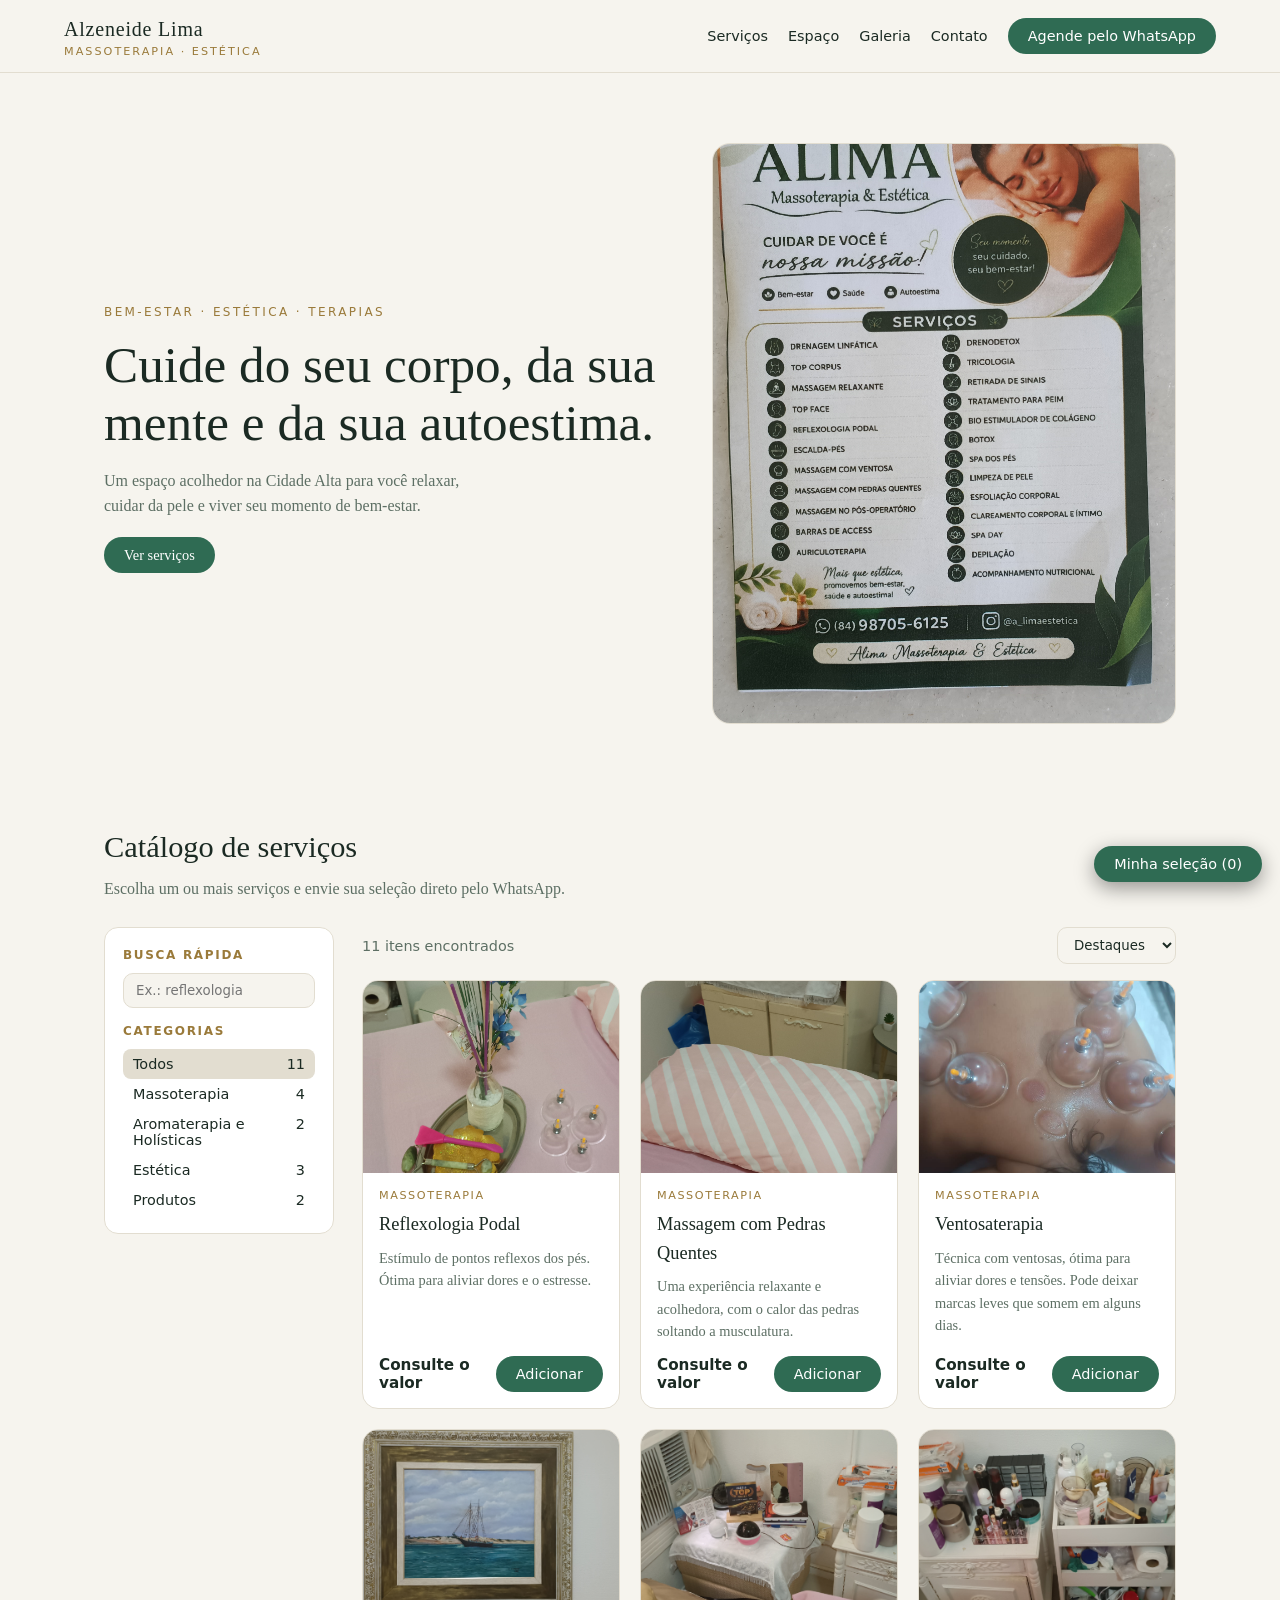
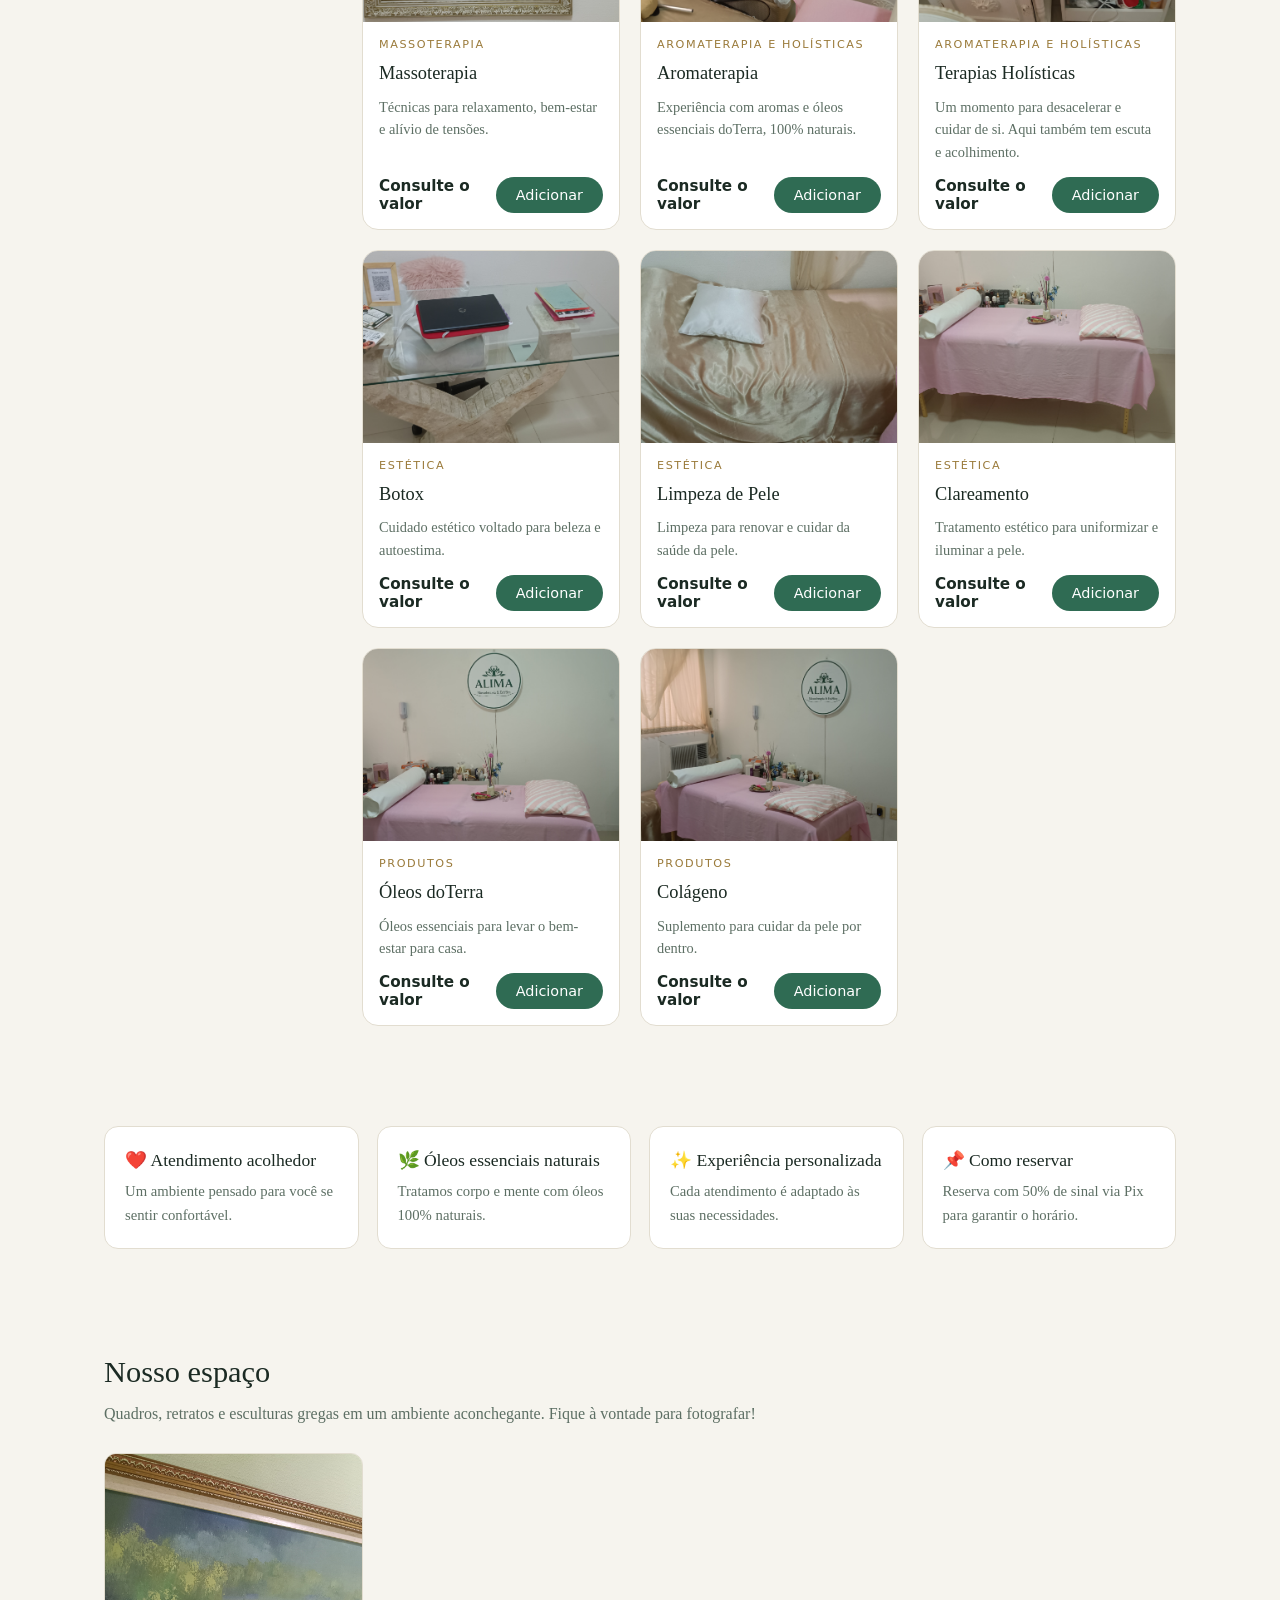
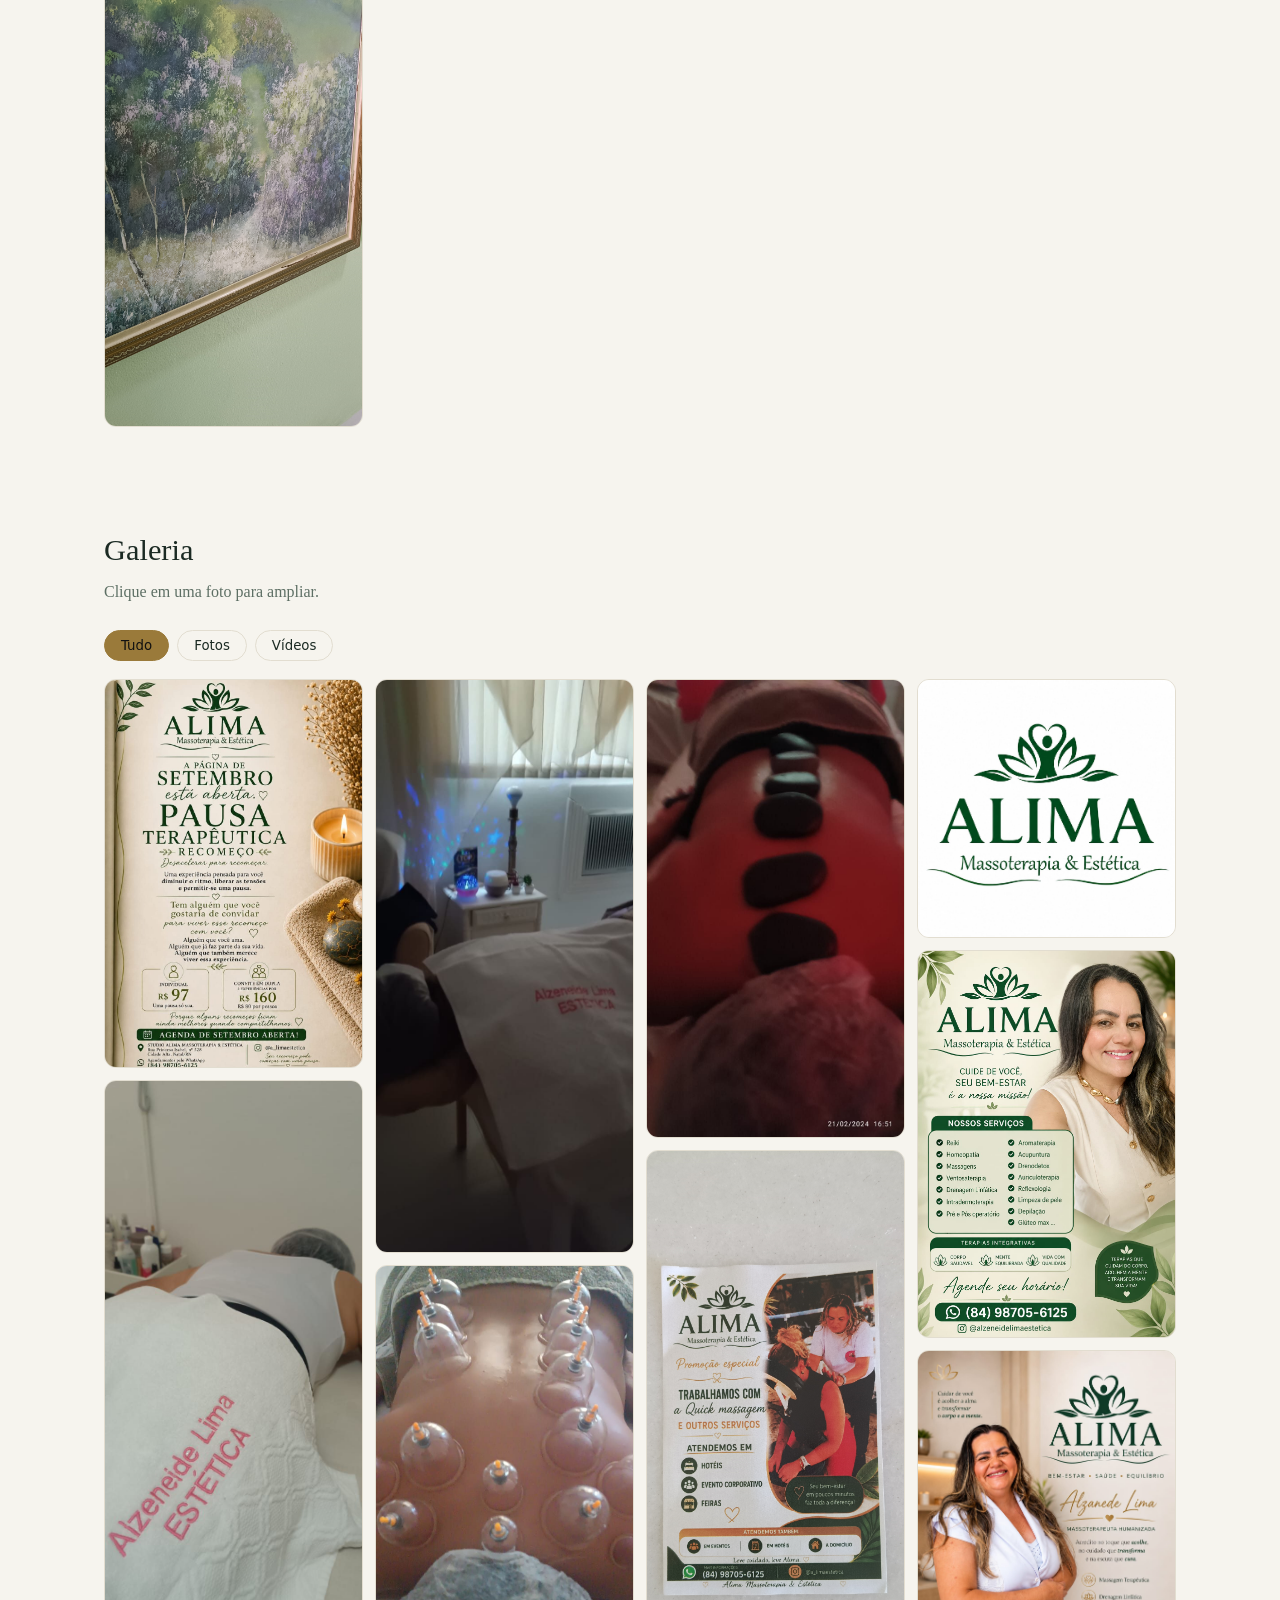
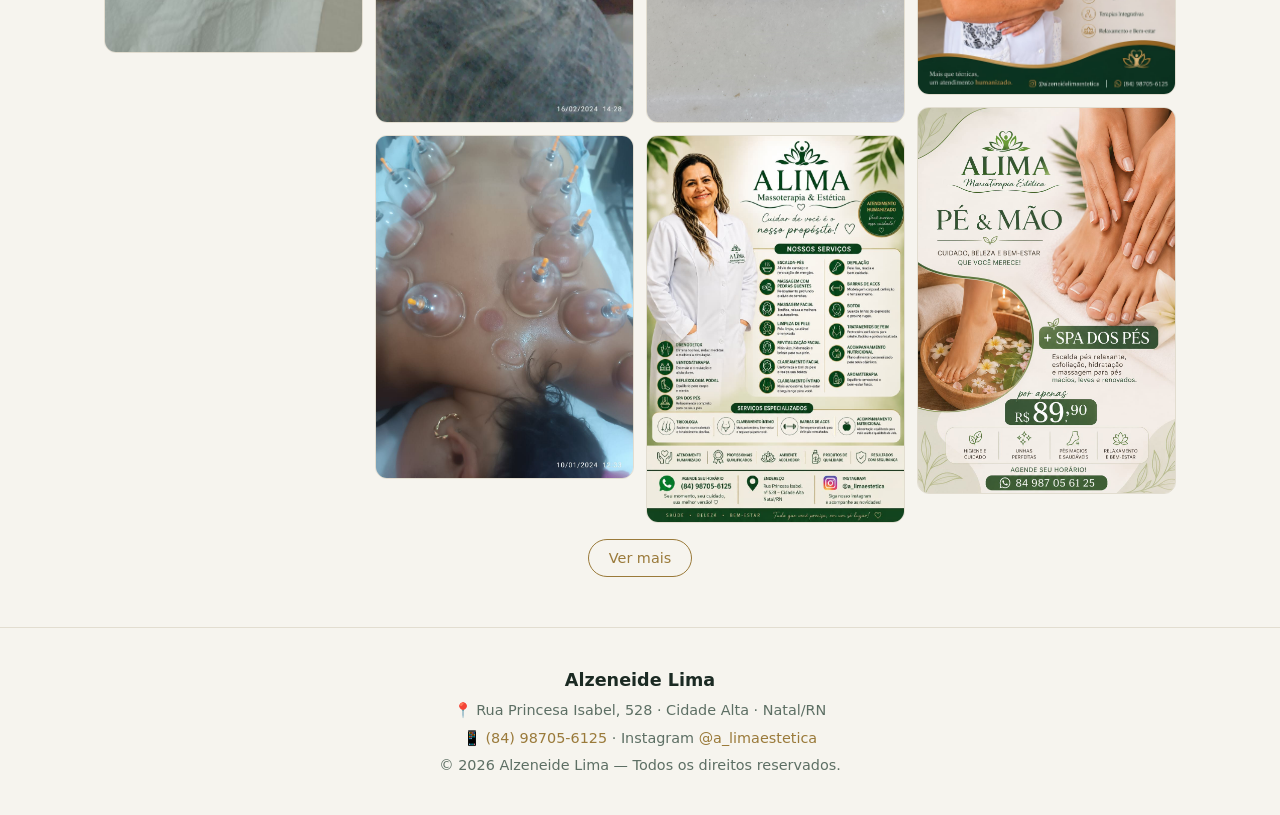
<file: index (7).html>
<!DOCTYPE html>
<html lang="pt-BR">
<head>
<meta charset="UTF-8">
<meta name="viewport" content="width=device-width, initial-scale=1">
<meta name="theme-color" content="#0e1412">
<title>Alzeneide Lima · Massoterapia, Estética e Terapias | Natal/RN</title>
<meta name="description" content="Massoterapia, estética, aromaterapia e terapias holísticas na Cidade Alta, Natal/RN.">
<style>
:root{--bg:#0e1412;--card:#16201c;--line:#26352f;--txt:#e8efe9;--mut:#9db0a5;--acc:#c9a96e;--btn:#2f6b53}
@media(prefers-color-scheme:light){:root{--bg:#f6f4ee;--card:#fff;--line:#e2ddd0;--txt:#1b2a23;--mut:#5d6f64;--acc:#9a7a3a;--btn:#2f6b53}}
*{box-sizing:border-box;margin:0}
body{background:var(--bg);color:var(--txt);font:16px/1.55 Georgia,'Times New Roman',serif}
a{color:inherit;text-decoration:none}
.sans,button,input,select{font-family:system-ui,-apple-system,Segoe UI,sans-serif}
header{position:sticky;top:0;z-index:20;background:var(--bg);border-bottom:1px solid var(--line);display:flex;align-items:center;justify-content:space-between;padding:14px 5%;gap:12px;flex-wrap:wrap}
.logo{font-size:1.25rem;letter-spacing:.04em}.logo small{display:block;font:.7rem system-ui;color:var(--acc);letter-spacing:.18em;text-transform:uppercase}
nav{display:flex;gap:20px;font:.9rem system-ui;flex-wrap:wrap;align-items:center}
nav a:hover{color:var(--acc)}
.btn{background:var(--btn);color:#fff;border:0;border-radius:999px;padding:10px 20px;cursor:pointer;font-size:.9rem}
.btn:hover{filter:brightness(1.15)}
.btn.out{background:none;border:1px solid var(--acc);color:var(--acc)}
.hero{padding:70px 5% 50px;display:grid;grid-template-columns:1.1fr .9fr;gap:40px;align-items:center;max-width:1200px;margin:auto}
.eyebrow{font:.75rem system-ui;letter-spacing:.2em;color:var(--acc);text-transform:uppercase}
h1{font-size:clamp(2rem,4.5vw,3.2rem);line-height:1.15;margin:12px 0 16px;font-weight:400}
.hero p{color:var(--mut);margin-bottom:24px;max-width:46ch}
.hero img{width:100%;aspect-ratio:4/5;object-fit:cover;border-radius:18px;border:1px solid var(--line)}
section{padding:50px 5%;max-width:1200px;margin:auto}
h2{font-weight:400;font-size:1.9rem;margin-bottom:6px}.sub{color:var(--mut);margin-bottom:26px}
.layout{display:grid;grid-template-columns:230px 1fr;gap:28px}
aside{background:var(--card);border:1px solid var(--line);border-radius:14px;padding:18px;height:fit-content;position:sticky;top:90px;font-family:system-ui;font-size:.9rem}
aside h4{font-size:.75rem;letter-spacing:.14em;text-transform:uppercase;color:var(--acc);margin:14px 0 8px}
aside h4:first-child{margin-top:0}
input[type=search],select{width:100%;padding:9px 12px;border-radius:10px;border:1px solid var(--line);background:var(--bg);color:var(--txt)}
.cat{display:flex;justify-content:space-between;width:100%;background:none;border:0;color:var(--txt);padding:7px 10px;border-radius:8px;cursor:pointer;font-size:.9rem;text-align:left}
.cat.on,.cat:hover{background:var(--line)}
.bar{display:flex;justify-content:space-between;align-items:center;margin-bottom:16px;font:.9rem system-ui;color:var(--mut);gap:10px}
.bar select{width:auto}
.grid{display:grid;grid-template-columns:repeat(auto-fill,minmax(250px,1fr));gap:20px}
.card{background:var(--card);border:1px solid var(--line);border-radius:16px;overflow:hidden;display:flex;flex-direction:column;transition:transform .2s}
.card:hover{transform:translateY(-3px)}
.card img{width:100%;aspect-ratio:4/3;object-fit:cover;cursor:pointer}
.card .b{padding:16px;display:flex;flex-direction:column;gap:8px;flex:1}
.tag{font:.7rem system-ui;letter-spacing:.14em;text-transform:uppercase;color:var(--acc)}
.card h3{font-weight:400;font-size:1.15rem}.card p{color:var(--mut);font-size:.9rem;flex:1}
.row{display:flex;justify-content:space-between;align-items:center;gap:8px;margin-top:6px}
.price{font:600 .95rem system-ui}
.feat{display:grid;grid-template-columns:repeat(auto-fit,minmax(220px,1fr));gap:18px}
.feat div{background:var(--card);border:1px solid var(--line);border-radius:14px;padding:20px}
.feat b{display:block;margin-bottom:4px;font-weight:400;font-size:1.1rem}.feat span{color:var(--mut);font-size:.92rem}
.tabs{display:flex;gap:8px;margin-bottom:18px;flex-wrap:wrap}
.tabs button{background:none;border:1px solid var(--line);color:var(--txt);border-radius:999px;padding:7px 16px;cursor:pointer}
.tabs button.on{background:var(--acc);color:#111;border-color:var(--acc)}
.gal{columns:4 200px;column-gap:12px}
.gal img{width:100%;margin-bottom:12px;border-radius:12px;cursor:zoom-in;display:block;border:1px solid var(--line)}
.gal video{width:100%;margin-bottom:12px;border-radius:12px;display:block}
.more{text-align:center;margin-top:16px}
footer{border-top:1px solid var(--line);padding:36px 5%;text-align:center;color:var(--mut);font:.9rem system-ui;line-height:1.9}
footer a{color:var(--acc)}
.ov{position:fixed;inset:0;background:rgba(0,0,0,.85);display:none;align-items:center;justify-content:center;z-index:50;padding:20px}
.ov.on{display:flex}.ov img{max-width:100%;max-height:92vh;border-radius:10px}
.ov .x{position:absolute;top:14px;right:20px;color:#fff;font-size:2rem;cursor:pointer;background:none;border:0}
.modal{background:var(--card);border-radius:16px;max-width:520px;width:100%;overflow:hidden;max-height:92vh;overflow-y:auto}
.modal img{width:100%;aspect-ratio:16/10;object-fit:cover}.modal .b{padding:22px;display:flex;flex-direction:column;gap:10px}
.modal ol{padding-left:20px;color:var(--mut)}
.fab{position:fixed;right:18px;bottom:18px;z-index:30;box-shadow:0 6px 20px rgba(0,0,0,.4)}
.drawer{position:fixed;top:0;right:0;height:100%;width:min(380px,100%);background:var(--card);border-left:1px solid var(--line);z-index:60;transform:translateX(100%);transition:.25s;padding:22px;display:flex;flex-direction:column;gap:12px;font-family:system-ui}
.drawer.on{transform:none}.drawer ul{list-style:none;padding:0;flex:1;overflow:auto}
.drawer li{display:flex;justify-content:space-between;padding:10px 0;border-bottom:1px solid var(--line);gap:8px}
.drawer li button{background:none;border:0;color:var(--acc);cursor:pointer}
.note{font-size:.8rem;color:var(--mut)}
@media(max-width:800px){.hero,.layout{grid-template-columns:1fr}aside{position:static}.hero img{aspect-ratio:16/10}}
</style>
</head>
<body>
<header>
  <a href="#inicio" class="logo">Alzeneide Lima<small>Massoterapia · Estética</small></a>
  <nav>
    <a href="#catalogo">Serviços</a><a href="#espaco">Espaço</a><a href="#galeria">Galeria</a><a href="#contato">Contato</a>
    <a class="btn" id="hdrWa" target="_blank" rel="noopener">Agende pelo WhatsApp</a>
  </nav>
</header>

<div class="hero" id="inicio">
  <div>
    <span class="eyebrow">Bem-estar · Estética · Terapias</span>
    <h1>Cuide do seu corpo, da sua mente e da sua autoestima.</h1>
    <p>Um espaço acolhedor na Cidade Alta para você relaxar, cuidar da pele e viver seu momento de bem-estar.</p>
    <a class="btn" href="#catalogo">Ver serviços</a>
  </div>
  <img src="img/IMG_20260827_140707529.jpg" alt="Espaço de massoterapia e estética">
</div>

<section id="catalogo">
  <h2>Catálogo de serviços</h2>
  <p class="sub">Escolha um ou mais serviços e envie sua seleção direto pelo WhatsApp.</p>
  <div class="layout">
    <aside>
      <h4>Busca rápida</h4>
      <input type="search" id="q" placeholder="Ex.: reflexologia">
      <h4>Categorias</h4>
      <div id="cats"></div>
    </aside>
    <div>
      <div class="bar"><span id="count"></span>
        <select id="sort"><option value="d">Destaques</option><option value="az">Nome: A–Z</option></select></div>
      <div class="grid" id="grid"></div>
    </div>
  </div>
</section>

<section>
  <div class="feat">
    <div><b>❤️ Atendimento acolhedor</b><span>Um ambiente pensado para você se sentir confortável.</span></div>
    <div><b>🌿 Óleos essenciais naturais</b><span>Tratamos corpo e mente com óleos 100% naturais.</span></div>
    <div><b>✨ Experiência personalizada</b><span>Cada atendimento é adaptado às suas necessidades.</span></div>
    <div><b>📌 Como reservar</b><span>Reserva com 50% de sinal via Pix para garantir o horário.</span></div>
  </div>
</section>

<section id="espaco">
  <h2>Nosso espaço</h2>
  <p class="sub">Quadros, retratos e esculturas gregas em um ambiente aconchegante. Fique à vontade para fotografar!</p>
  <div class="gal" id="space"></div>
</section>

<section id="galeria">
  <h2>Galeria</h2>
  <p class="sub">Clique em uma foto para ampliar.</p>
  <div class="tabs" id="tabs"><button class="on" data-t="all">Tudo</button><button data-t="foto">Fotos</button><button data-t="video">Vídeos</button></div>
  <div class="gal" id="gal"></div>
  <div class="more"><button class="btn out" id="more">Ver mais</button></div>
</section>

<footer id="contato">
  <b style="color:var(--txt);font-size:1.1rem">Alzeneide Lima</b><br>
  📍 Rua Princesa Isabel, 528 · Cidade Alta · Natal/RN<br>
  📱 <a id="ftWa" target="_blank" rel="noopener">(84) 98705-6125</a> · Instagram <a href="https://www.instagram.com/a_limaestetica/" target="_blank" rel="noopener">@a_limaestetica</a><br>
  © 2026 Alzeneide Lima — Todos os direitos reservados.
</footer>

<button class="btn fab" id="fab">Minha seleção (<span id="n">0</span>)</button>
<div class="drawer" id="drawer">
  <div style="display:flex;justify-content:space-between"><b>Minha seleção</b><button class="x" style="background:none;border:0;color:var(--txt);font-size:1.4rem;cursor:pointer" id="dClose">×</button></div>
  <ul id="list"></ul>
  <p class="note">Para confirmar o horário, pedimos 50% de sinal via Pix.</p>
  <a class="btn" id="send" target="_blank" rel="noopener" style="text-align:center">Enviar pelo WhatsApp</a>
</div>

<div class="ov" id="lb"><button class="x" id="lbX">×</button><img id="lbImg" alt=""></div>
<div class="ov" id="md"><div class="modal" id="mdBox"></div></div>

<script>
/* ===== EDITE AQUI ===== */
const WHATS="5584987056125";
// preco: número (ex.: 120) ou null para exibir "Consulte o valor"
const SERVICOS=[
 {id:"reflexologia",nome:"Reflexologia Podal",cat:"Massoterapia",preco:null,img:"img/IMG_20260827_141432252.jpg",
  resumo:"Estímulo de pontos reflexos dos pés. Ótima para aliviar dores e o estresse.",
  passos:["Avaliação: identificamos suas dores","Estímulo: massagem em pontos reflexos","Relaxamento: bem-estar físico e mental"]},
 {id:"pedras",nome:"Massagem com Pedras Quentes",cat:"Massoterapia",preco:null,img:"img/IMG_20260827_141439615.jpg",
  resumo:"Uma experiência relaxante e acolhedora, com o calor das pedras soltando a musculatura."},
 {id:"ventosa",nome:"Ventosaterapia",cat:"Massoterapia",preco:null,img:"img/ventosa-marcas.jpeg",
  resumo:"Técnica com ventosas, ótima para aliviar dores e tensões. Pode deixar marcas leves que somem em alguns dias."},
 {id:"massoterapia",nome:"Massoterapia",cat:"Massoterapia",preco:null,img:"img/IMG_20260827_141516198.jpg",
  resumo:"Técnicas para relaxamento, bem-estar e alívio de tensões."},
 {id:"aroma",nome:"Aromaterapia",cat:"Aromaterapia e Holísticas",preco:null,img:"img/IMG_20260827_141557171.jpg",
  resumo:"Experiência com aromas e óleos essenciais doTerra, 100% naturais."},
 {id:"holistica",nome:"Terapias Holísticas",cat:"Aromaterapia e Holísticas",preco:null,img:"img/IMG_20260827_141606863.jpg",
  resumo:"Um momento para desacelerar e cuidar de si. Aqui também tem escuta e acolhimento."},
 {id:"botox",nome:"Botox",cat:"Estética",preco:null,img:"img/IMG_20260827_141759811.jpg",
  resumo:"Cuidado estético voltado para beleza e autoestima."},
 {id:"limpeza",nome:"Limpeza de Pele",cat:"Estética",preco:null,img:"img/IMG_20260827_141806350.jpg",
  resumo:"Limpeza para renovar e cuidar da saúde da pele."},
 {id:"clareamento",nome:"Clareamento",cat:"Estética",preco:null,img:"img/IMG_20260827_142232211.jpg",
  resumo:"Tratamento estético para uniformizar e iluminar a pele."},
 {id:"doterra",nome:"Óleos doTerra",cat:"Produtos",preco:null,img:"img/IMG_20260827_142237575.jpg",
  resumo:"Óleos essenciais para levar o bem-estar para casa."},
 {id:"colageno",nome:"Colágeno",cat:"Produtos",preco:null,img:"img/IMG_20260827_142501290.jpg",
  resumo:"Suplemento para cuidar da pele por dentro."}
];
const FOTOS=[
 "pausa-terapeutica.jpeg","toalha-bordada.jpeg","ambiente-aromaterapia.jpeg","ventosa-costas.jpeg","ventosa-marcas.jpeg","pedras-quentes-costas.jpeg",
 "IMG_20260827_140731661.jpg","WhatsApp Image 2026-08-31 at 20.42.38 (2).jpeg","WhatsApp Image 2026-08-31 at 20.42.38 (1).jpeg",
 "WhatsApp Image 2026-08-31 at 20.58.30.jpeg","WhatsApp Image 2026-08-31 at 20.58.31.jpeg","WhatsApp Image 2026-08-31 at 20.58.31 (1).jpeg",
 "IMG_20260827_142639232.jpg","IMG_20260827_142708650.jpg","IMG_20260827_142724786.jpg",
 "IMG_20260827_143518106.jpg","IMG_20260827_143549095.jpg","IMG_20260827_143554405.jpg","IMG_20260827_143606355.jpg",
 "IMG_20260827_143613648.jpg","IMG_20260827_143623745.jpg","IMG_20260827_143652691.jpg","IMG_20260827_150706675.jpg",
 "WhatsApp Image 2026-10-02 at 12.05.30.jpeg","WhatsApp Image 2026-10-02 at 12.06.32.jpeg","WhatsApp Image 2026-10-02 at 12.06.33 (1).jpeg",
 "WhatsApp Image 2026-10-02 at 12.06.33 (2).jpeg","WhatsApp Image 2026-10-02 at 12.06.33.jpeg","WhatsApp Image 2026-10-02 at 12.11.10.jpeg"
];
const VIDEOS=["WhatsApp Video 2026-10-02 at 12.12.07.mp4","WhatsApp Video 2026-10-02 at 12.14.26.mp4"];
const ESPACO=["IMG_20260827_140938125.jpg"];
/* ======================= */

const $=s=>document.querySelector(s), src=f=>"img/"+encodeURI(f);
const wa=t=>`https://wa.me/${WHATS}${t?"?text="+encodeURIComponent(t):""}`;
const money=p=>p==null?"Consulte o valor":"R$ "+p.toFixed(2).replace(".",",");
const HELLO="Olá! Vim pelo site e gostaria de agendar um horário.";
$("#hdrWa").href=wa(HELLO);$("#ftWa").href=wa(HELLO);

let cat="Todos",sel=[];
try{sel=JSON.parse(localStorage.getItem("sel")||"[]")}catch(e){}
const save=()=>{try{localStorage.setItem("sel",JSON.stringify(sel))}catch(e){}};

/* catálogo */
function renderCats(){
  const cs=["Todos",...new Set(SERVICOS.map(s=>s.cat))];
  $("#cats").innerHTML=cs.map(c=>`<button class="cat ${c===cat?"on":""}" data-c="${c}"><span>${c}</span><span>${c==="Todos"?SERVICOS.length:SERVICOS.filter(s=>s.cat===c).length}</span></button>`).join("");
}
function renderGrid(){
  const q=$("#q").value.toLowerCase().trim();
  let l=SERVICOS.filter(s=>(cat==="Todos"||s.cat===cat)&&(s.nome+s.resumo).toLowerCase().includes(q));
  if($("#sort").value==="az")l=[...l].sort((a,b)=>a.nome.localeCompare(b.nome));
  $("#count").textContent=l.length+(l.length===1?" item encontrado":" itens encontrados");
  $("#grid").innerHTML=l.map(s=>`<article class="card"><img loading="lazy" src="${src(s.img.replace("img/",""))}" alt="${s.nome}" data-open="${s.id}">
   <div class="b"><span class="tag">${s.cat}</span><h3>${s.nome}</h3><p>${s.resumo}</p>
   <div class="row"><span class="price">${money(s.preco)}</span><button class="btn" data-add="${s.id}">${sel.includes(s.id)?"Adicionado ✓":"Adicionar"}</button></div></div></article>`).join("")||"<p>Nenhum serviço encontrado.</p>";
}
function renderSel(){
  $("#n").textContent=sel.length;
  $("#list").innerHTML=sel.map(id=>{const s=SERVICOS.find(x=>x.id===id);return `<li><span>${s.nome}</span><button data-rm="${id}">remover</button></li>`}).join("")||"<li>Nada selecionado ainda.</li>";
  const t=sel.length?HELLO+"\nTenho interesse em:\n"+sel.map(id=>"• "+SERVICOS.find(x=>x.id===id).nome).join("\n"):HELLO;
  $("#send").href=wa(t);
}
const toggle=id=>{sel=sel.includes(id)?sel.filter(x=>x!==id):[...sel,id];save();renderSel();renderGrid()};

$("#cats").onclick=e=>{const b=e.target.closest("[data-c]");if(b){cat=b.dataset.c;renderCats();renderGrid()}};
$("#q").oninput=renderGrid;$("#sort").onchange=renderGrid;
$("#grid").onclick=e=>{
  const a=e.target.closest("[data-add]");if(a)return toggle(a.dataset.add);
  const o=e.target.closest("[data-open]");if(o)openModal(o.dataset.open);
};
$("#list").onclick=e=>{const r=e.target.closest("[data-rm]");if(r)toggle(r.dataset.rm)};
$("#fab").onclick=()=>$("#drawer").classList.add("on");$("#dClose").onclick=()=>$("#drawer").classList.remove("on");

/* modal de serviço */
function openModal(id){
  const s=SERVICOS.find(x=>x.id===id);
  $("#mdBox").innerHTML=`<img src="${src(s.img.replace("img/",""))}" alt="${s.nome}"><div class="b"><span class="tag">${s.cat}</span><h3 style="font-weight:400;font-size:1.4rem">${s.nome}</h3><p style="color:var(--mut)">${s.resumo}</p>
  ${s.passos?"<b>Como é a sessão</b><ol>"+s.passos.map(p=>`<li>${p}</li>`).join("")+"</ol>":""}
  <p class="price">${money(s.preco)}</p><p class="note">Reserva com 50% de sinal via Pix.</p>
  <button class="btn" data-add2="${s.id}">${sel.includes(s.id)?"Remover da seleção":"Adicionar à seleção"}</button></div>`;
  $("#md").classList.add("on");
}
$("#mdBox").onclick=e=>{const b=e.target.closest("[data-add2]");if(b){toggle(b.dataset.add2);$("#md").classList.remove("on")}};
$("#md").onclick=e=>{if(e.target.id==="md")$("#md").classList.remove("on")};

/* galeria */
const items=[...FOTOS.map(f=>({t:"foto",f})),...VIDEOS.map(f=>({t:"video",f}))];
let tab="all",shown=12;
function renderGal(){
  const l=items.filter(i=>tab==="all"||i.t===tab);
  $("#gal").innerHTML=l.slice(0,shown).map(i=>i.t==="foto"?`<img loading="lazy" src="${src(i.f)}" alt="Foto do espaço e atendimentos">`:`<video controls preload="none" src="${src(i.f)}"></video>`).join("");
  $("#more").style.display=l.length>shown?"inline-block":"none";
}
$("#tabs").onclick=e=>{const b=e.target.closest("[data-t]");if(!b)return;tab=b.dataset.t;shown=12;document.querySelectorAll("#tabs button").forEach(x=>x.classList.toggle("on",x===b));renderGal()};
$("#more").onclick=()=>{shown+=12;renderGal()};
$("#space").innerHTML=ESPACO.map(f=>`<img loading="lazy" src="${src(f)}" alt="Quadros e esculturas do espaço">`).join("");

/* lightbox */
document.addEventListener("click",e=>{
  const im=e.target.closest("#gal img, #space img");
  if(im){$("#lbImg").src=im.src;$("#lb").classList.add("on")}
});
$("#lb").onclick=e=>{if(e.target.id!=="lbImg")$("#lb").classList.remove("on")};
document.addEventListener("keydown",e=>{if(e.key==="Escape")document.querySelectorAll(".ov.on,.drawer.on").forEach(x=>x.classList.remove("on"))});

renderCats();renderGrid();renderSel();renderGal();
</script>
</body>
</html>
</file>
